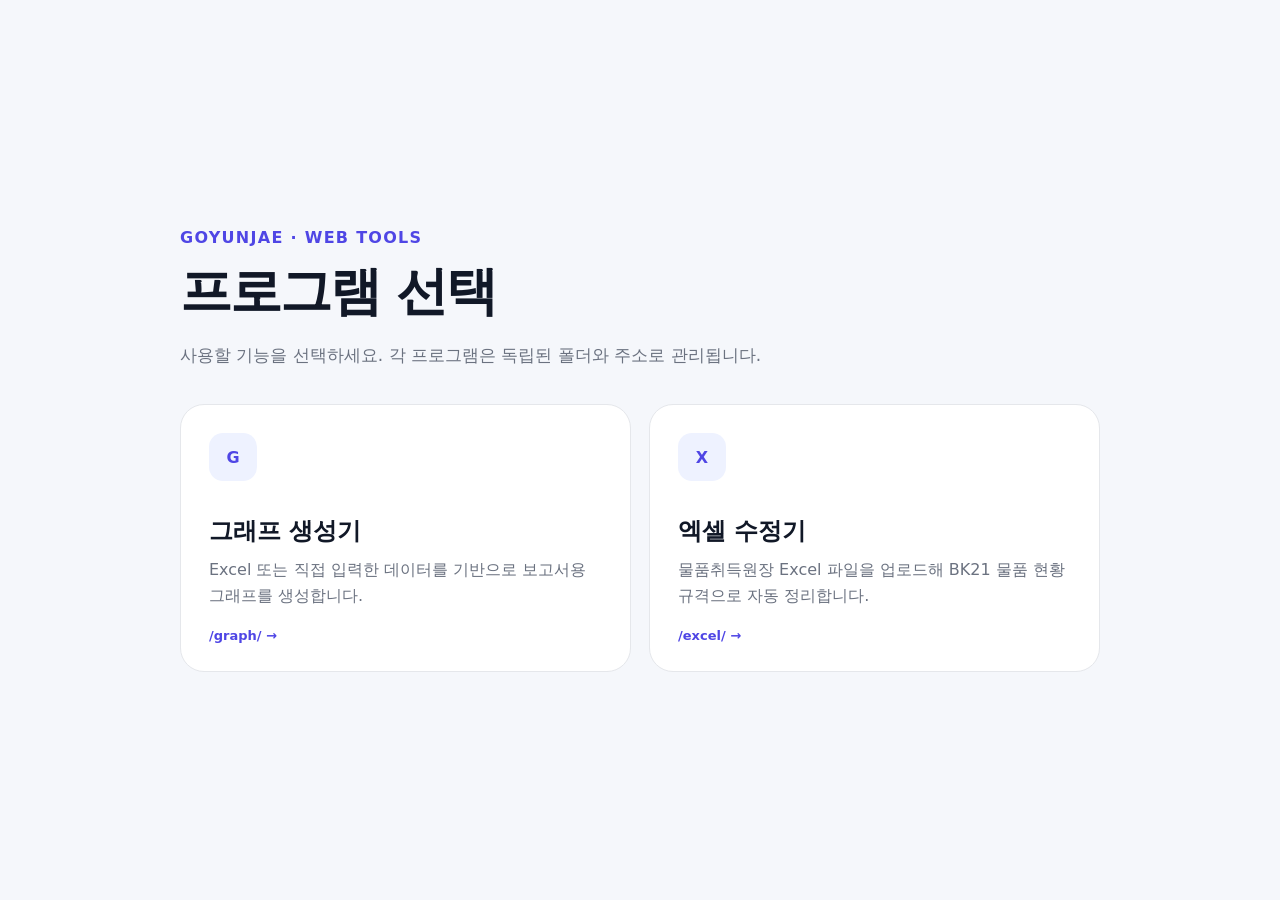
<file: index.html>
<!doctype html>
<html lang="ko">
<head>
  <meta charset="utf-8" />
  <meta name="viewport" content="width=device-width, initial-scale=1" />
  <title>Web Tools</title>
  <style>
    :root {
      color-scheme: light;
      --bg: #f5f7fb;
      --card: #ffffff;
      --text: #111827;
      --muted: #6b7280;
      --line: #e5e7eb;
      --accent: #4f46e5;
    }
    * { box-sizing: border-box; }
    body {
      margin: 0;
      min-height: 100vh;
      display: grid;
      place-items: center;
      background: var(--bg);
      color: var(--text);
      font-family: Pretendard, "Noto Sans KR", "Malgun Gothic", system-ui, sans-serif;
    }
    main { width: min(920px, calc(100% - 32px)); padding: 56px 0; }
    .eyebrow { margin: 0 0 10px; color: var(--accent); font-weight: 800; letter-spacing: .08em; }
    h1 { margin: 0; font-size: clamp(32px, 6vw, 52px); letter-spacing: -.04em; }
    .lead { margin: 14px 0 34px; color: var(--muted); font-size: 17px; line-height: 1.7; }
    .grid { display: grid; grid-template-columns: repeat(2, minmax(0, 1fr)); gap: 18px; }
    .card {
      display: block;
      min-height: 220px;
      padding: 28px;
      border: 1px solid var(--line);
      border-radius: 24px;
      background: var(--card);
      color: inherit;
      text-decoration: none;
      transition: transform .16s ease, box-shadow .16s ease, border-color .16s ease;
    }
    .card:hover {
      transform: translateY(-3px);
      border-color: #c7d2fe;
      box-shadow: 0 18px 45px rgba(17, 24, 39, .09);
    }
    .icon {
      display: grid;
      place-items: center;
      width: 48px;
      height: 48px;
      margin-bottom: 34px;
      border-radius: 14px;
      background: #eef2ff;
      color: var(--accent);
      font-weight: 900;
    }
    .card h2 { margin: 0 0 10px; font-size: 24px; }
    .card p { margin: 0; color: var(--muted); line-height: 1.65; }
    .path { margin-top: 18px; color: var(--accent); font-size: 13px; font-weight: 700; }
    @media (max-width: 680px) { .grid { grid-template-columns: 1fr; } }
  </style>
</head>
<body>
  <main>
    <p class="eyebrow">GOYUNJAE · WEB TOOLS</p>
    <h1>프로그램 선택</h1>
    <p class="lead">사용할 기능을 선택하세요. 각 프로그램은 독립된 폴더와 주소로 관리됩니다.</p>

    <section class="grid" aria-label="프로그램 목록">
      <a class="card" href="./graph/">
        <div class="icon">G</div>
        <h2>그래프 생성기</h2>
        <p>Excel 또는 직접 입력한 데이터를 기반으로 보고서용 그래프를 생성합니다.</p>
        <div class="path">/graph/ →</div>
      </a>

      <a class="card" href="./excel/">
        <div class="icon">X</div>
        <h2>엑셀 수정기</h2>
        <p>물품취득원장 Excel 파일을 업로드해 BK21 물품 현황 규격으로 자동 정리합니다.</p>
        <div class="path">/excel/ →</div>
      </a>
    </section>
  </main>
</body>
</html>
</file>
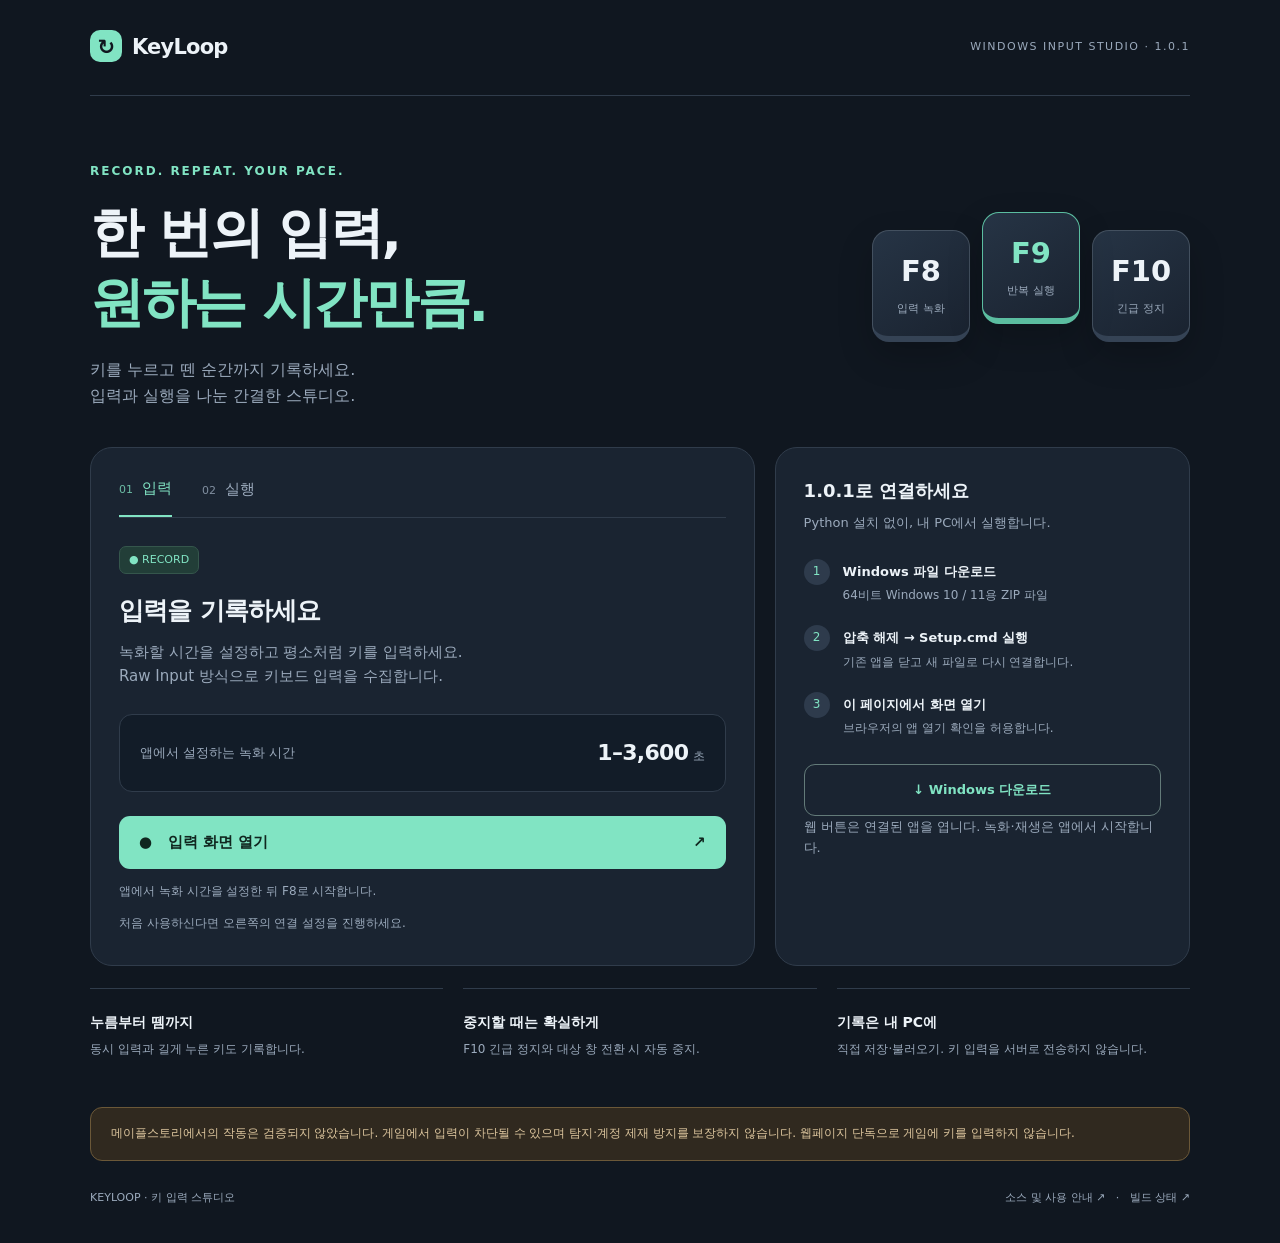
<file: keyloop/index.html>
<!doctype html>
<html lang="ko"><head><meta charset="utf-8"><meta name="viewport" content="width=device-width,initial-scale=1"><meta name="theme-color" content="#101720"><title>KeyLoop — 키 입력 스튜디오</title>
<style>
:root{color-scheme:dark;--bg:#101720;--card:#1a2431;--line:#303c4b;--ink:#edf3f8;--sub:#9baabc;--mint:#81e4c3}*{box-sizing:border-box}body{margin:0;background:var(--bg);color:var(--ink);font:15px/1.65 system-ui,-apple-system,"Malgun Gothic",sans-serif}a{color:inherit}button,a{ -webkit-tap-highlight-color:transparent}button:focus-visible,a:focus-visible{outline:3px solid white;outline-offset:5px}main{width:min(1100px,calc(100% - 48px));margin:auto}header{display:flex;align-items:center;justify-content:space-between;padding:30px 0;border-bottom:1px solid var(--line)}.brand{font-size:21px;font-weight:760;letter-spacing:-.8px}.logo{display:inline-grid;place-items:center;background:var(--mint);color:var(--bg);width:32px;height:32px;border-radius:10px;margin-right:10px}.tag{font-size:11px;letter-spacing:1.5px;color:var(--sub)}.hero{padding:66px 0 38px;display:grid;grid-template-columns:1.4fr 1fr;align-items:center;gap:32px}.eyebrow{color:var(--mint);font-size:12px;font-weight:650;letter-spacing:2px}h1{font-size:clamp(32px,4.6vw,54px);letter-spacing:-2.3px;line-height:1.28;margin:17px 0 20px}h1 em{font-style:normal;color:var(--mint)}.hero p{color:var(--sub);font-size:16px;max-width:520px;margin:0}.keys{display:flex;gap:12px;justify-content:flex-end}.key{display:flex;flex-direction:column;align-items:center;justify-content:center;width:98px;height:112px;border:1px solid #43505f;border-bottom:6px solid #354355;border-radius:17px;background:linear-gradient(145deg,#263445,#1a2330);font-size:29px;font-weight:700;box-shadow:0 14px 35px #0003}.key small{font-size:11px;font-weight:400;color:var(--sub);margin-top:4px}.key:nth-child(2){transform:translateY(-18px);border-color:#5bbda0;color:var(--mint)}.workspace{display:grid;grid-template-columns:1.6fr 1fr;gap:20px}.card{background:var(--card);border:1px solid var(--line);border-radius:22px;padding:28px}.tabs{display:flex;border-bottom:1px solid var(--line);gap:30px;margin-bottom:28px}.tab{font:inherit;cursor:pointer;background:none;color:var(--sub);border:0;padding:0 0 14px}.tab[aria-selected=true]{color:var(--mint);border-bottom:2px solid var(--mint)}.tab span{font-size:11px;margin-right:9px;opacity:.8}.live{color:var(--mint);font-size:11px;background:#223e38;border:1px solid #35564c;padding:4px 9px;border-radius:7px;display:inline-block}h2{font-size:25px;letter-spacing:-.8px;margin:16px 0 8px}.description{color:var(--sub);margin:0;min-height:50px}.settings{display:flex;justify-content:space-between;align-items:center;margin:24px 0;padding:20px;background:#121c28;border:1px solid var(--line);border-radius:13px}.settings label{color:var(--sub);font-size:13px}.settings strong{font-size:22px;letter-spacing:-.7px}.settings small{font-size:12px;color:var(--sub);font-weight:400;margin-left:5px}.primary,.secondary{display:flex;align-items:center;justify-content:center;gap:12px;text-decoration:none;border-radius:11px;padding:14px 20px;font-weight:700;transition:filter .15s,transform .15s}.primary{background:var(--mint);color:#10261f}.primary:hover,.secondary:hover{filter:brightness(1.1);transform:translateY(-1px)}.primary .arrow{margin-left:auto}.footnote{font-size:12px;color:var(--sub);margin:13px 0 0}.setup h3{margin:0 0 6px;font-size:18px}.setup>p{margin:0;color:var(--sub);font-size:13px}.steps{list-style:none;padding:0;margin:25px 0}.steps li{display:flex;gap:13px;margin:19px 0}.num{width:26px;height:26px;display:grid;place-items:center;border-radius:50%;background:#2e3b4c;color:var(--mint);font-size:12px;flex-shrink:0}.steps strong{font-size:13px}.steps small{display:block;color:var(--sub);font-size:12px;margin-top:3px}.secondary{border:1px solid #637b79;color:var(--mint);font-size:13px}.state{font-size:12px;color:var(--sub);min-height:23px;margin:13px 0 0}.features{display:grid;grid-template-columns:repeat(3,1fr);gap:20px;margin:22px 0 26px}.feature{padding:22px 0;border-top:1px solid var(--line)}.feature b{display:block;font-size:14px;margin-bottom:5px}.feature p{font-size:12px;color:var(--sub);margin:0}.notice{border:1px solid #6b5838;background:#30291f;border-radius:12px;color:#ddc69e;padding:16px 20px;font-size:12px}footer{display:flex;justify-content:space-between;gap:24px;color:var(--sub);font-size:11px;margin:28px 0 36px}footer a{text-decoration:none}footer a:hover{text-decoration:underline}[hidden]{display:none!important}@media(max-width:760px){main{width:calc(100% - 32px)}.hero{grid-template-columns:1fr;padding:40px 0 30px}.keys{display:none}.workspace{grid-template-columns:1fr}.card{padding:22px}.features{grid-template-columns:1fr;gap:0}.feature{padding:16px 0}.tag{font-size:9px;letter-spacing:.5px}footer{flex-direction:column;gap:8px}}
</style></head><body><main>
<header><div class="brand"><span class="logo">↻</span>KeyLoop</div><div class="tag">WINDOWS INPUT STUDIO · 1.0.1</div></header>
<section class="hero"><div><div class="eyebrow">RECORD. REPEAT. YOUR PACE.</div><h1>한 번의 입력,<br><em>원하는 시간만큼.</em></h1><p>키를 누르고 뗀 순간까지 기록하세요.<br>입력과 실행을 나눈 간결한 스튜디오.</p></div><div class="keys" aria-hidden="true"><div class="key">F8<small>입력 녹화</small></div><div class="key">F9<small>반복 실행</small></div><div class="key">F10<small>긴급 정지</small></div></div></section>
<section class="workspace" aria-label="실행 도구">
<div class="card"><div class="tabs" role="tablist" aria-label="작업 선택"><button class="tab" id="record-tab" role="tab" aria-controls="record" aria-selected="true"><span>01</span>입력</button><button class="tab" id="play-tab" role="tab" aria-controls="play" aria-selected="false" tabindex="-1"><span>02</span>실행</button></div>
<div id="record" role="tabpanel" aria-labelledby="record-tab"><span class="live">● RECORD</span><h2>입력을 기록하세요</h2><p class="description">녹화할 시간을 설정하고 평소처럼 키를 입력하세요.<br>Raw Input 방식으로 키보드 입력을 수집합니다.</p><div class="settings"><label>앱에서 설정하는 녹화 시간</label><strong>1–3,600<small>초</small></strong></div><a class="primary launch" href="keyloop://record">● &nbsp; 입력 화면 열기<span class="arrow">↗</span></a><p class="footnote">앱에서 녹화 시간을 설정한 뒤 F8로 시작합니다.</p></div>
<div id="play" role="tabpanel" aria-labelledby="play-tab" hidden><span class="live">▶ PLAYBACK</span><h2>같은 흐름으로 반복하세요</h2><p class="description">녹화한 입력을 설정 시간 동안 반복합니다.<br>F10을 누르거나 대상 창을 바꾸면 중지합니다.</p><div class="settings"><label>앱에서 설정하는 실행 시간</label><strong>1–1,440<small>분</small></strong></div><a class="primary launch" href="keyloop://play">▶ &nbsp; 실행 화면 열기<span class="arrow">↗</span></a><p class="footnote">녹화와 실행 사이에는 앱을 닫지 마세요. 저장한 녹화도 불러올 수 있습니다.</p></div><p class="state" id="launch-status" role="status">처음 사용하신다면 오른쪽의 연결 설정을 진행하세요.</p></div>
<aside class="card setup"><h3>1.0.1로 연결하세요</h3><p>Python 설치 없이, 내 PC에서 실행합니다.</p><ol class="steps"><li><span class="num">1</span><div><strong>Windows 파일 다운로드</strong><small>64비트 Windows 10 / 11용 ZIP 파일</small></div></li><li><span class="num">2</span><div><strong>압축 해제 → Setup.cmd 실행</strong><small>기존 앱을 닫고 새 파일로 다시 연결합니다.</small></div></li><li><span class="num">3</span><div><strong>이 페이지에서 화면 열기</strong><small>브라우저의 앱 열기 확인을 허용합니다.</small></div></li></ol><a class="secondary" href="https://github.com/goyunjae/_goyunjae/releases/download/keyloop-v1.0.1/KeyLoop-Windows-x64.zip">↓ Windows 다운로드</a><p class="footnote">웹 버튼은 연결된 앱을 엽니다. 녹화·재생은 앱에서 시작합니다.</p></aside>
</section>
<section class="features"><div class="feature"><b>누름부터 뗌까지</b><p>동시 입력과 길게 누른 키도 기록합니다.</p></div><div class="feature"><b>중지할 때는 확실하게</b><p>F10 긴급 정지와 대상 창 전환 시 자동 중지.</p></div><div class="feature"><b>기록은 내 PC에</b><p>직접 저장·불러오기. 키 입력을 서버로 전송하지 않습니다.</p></div></section>
<div class="notice">메이플스토리에서의 작동은 검증되지 않았습니다. 게임에서 입력이 차단될 수 있으며 탐지·계정 제재 방지를 보장하지 않습니다. 웹페이지 단독으로 게임에 키를 입력하지 않습니다.</div>
<footer><span>KEYLOOP · 키 입력 스튜디오</span><div><a href="https://github.com/goyunjae/_goyunjae/tree/main/keyloop">소스 및 사용 안내 ↗</a> &nbsp; · &nbsp; <a href="https://github.com/goyunjae/_goyunjae/actions/workflows/keyloop-build.yml">빌드 상태 ↗</a></div></footer>
</main><script>
const tabs=[...document.querySelectorAll('[role=tab]')];function select(index){tabs.forEach((t,i)=>{t.setAttribute('aria-selected',i===index);t.tabIndex=i===index?0:-1;document.getElementById(t.getAttribute('aria-controls')).hidden=i!==index;});}
tabs.forEach((t,i)=>{t.addEventListener('click',()=>select(i));t.addEventListener('keydown',e=>{if(['ArrowRight','ArrowLeft','Home','End'].includes(e.key)){e.preventDefault();const n=e.key==='Home'?0:e.key==='End'?1:1-i;select(n);tabs[n].focus();}});});
document.querySelectorAll('.launch').forEach(a=>a.addEventListener('click',()=>{document.getElementById('launch-status').textContent='앱 열기를 요청했습니다. 열리지 않으면 다운로드 후 Setup.cmd를 실행하세요.';}));
</script></body></html>
</file>
